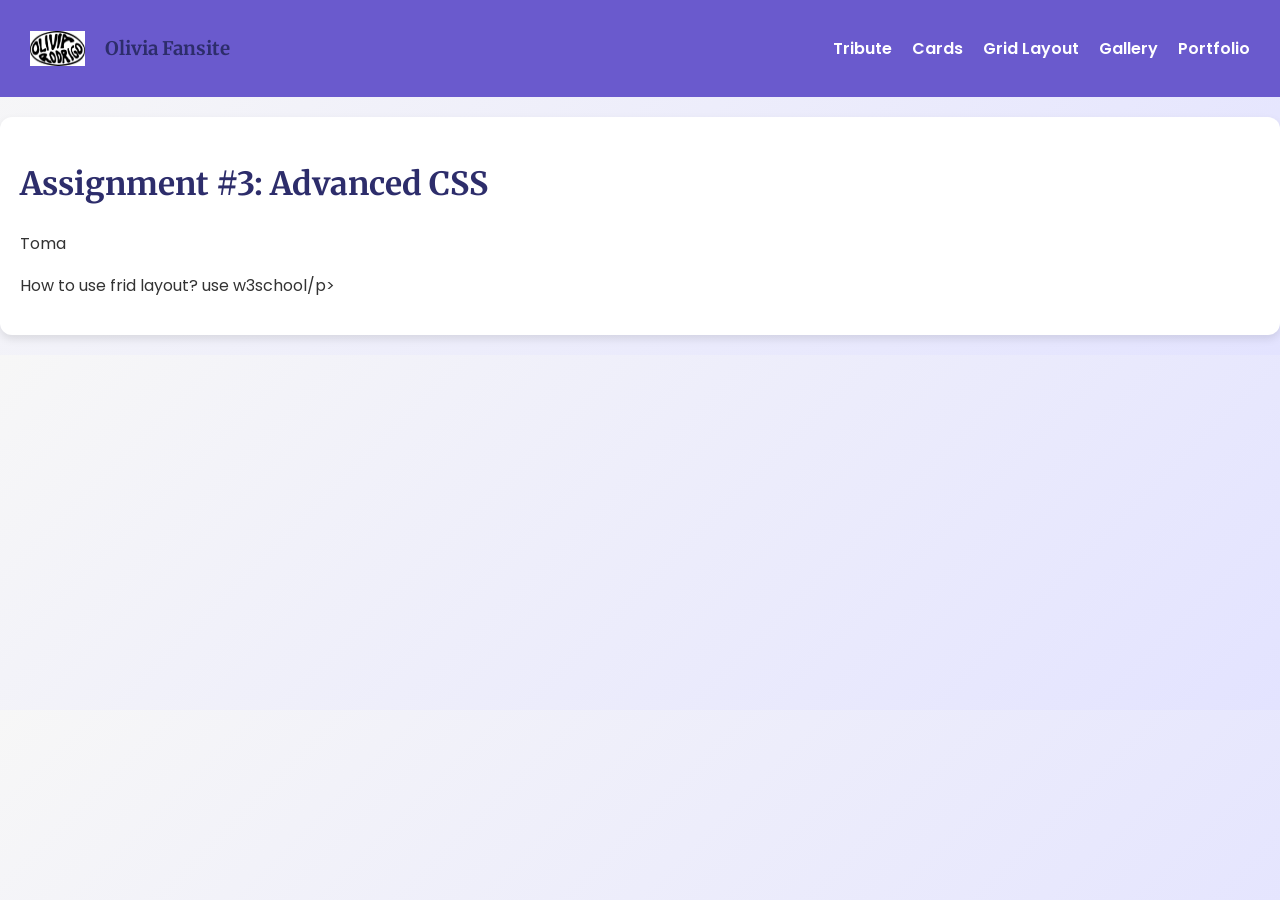
<file: index.html>
<!DOCTYPE html>
<html lang="en">
<head>
  <meta charset="UTF-8">
  <meta name="viewport" content="width=device-width, initial-scale=1.0">
  <title>Assignment 3 - Flexbox & Grid</title>
  <link rel="stylesheet" href="styles.css">
  <link href="https://fonts.googleapis.com/css2?family=Poppins:wght@400;600&family=Merriweather:wght@400;700&display=swap" rel="stylesheet">
</head>
<body>


  <header class="navbar">
    
    <div class="logo"> <img src="images.png" alt="">
        <h3>Olivia Fansite</h3>
        </div>
    <nav class="nav-links">
      <a href="tribute.html">Tribute</a>
      <a href="cards.html">Cards</a>
      <a href="grid-layout.html">Grid Layout</a>
      <a href="gallery.html">Gallery</a>
      <a href="portfolio.html">Portfolio</a>
    </nav>
  </header>

  <main class="intro">
    <h1>Assignment #3: Advanced CSS</h1>
    <p>Toma </p>
    <p>How to use frid layout? use w3school/p>
  </main>

</body>
</html>
</file>
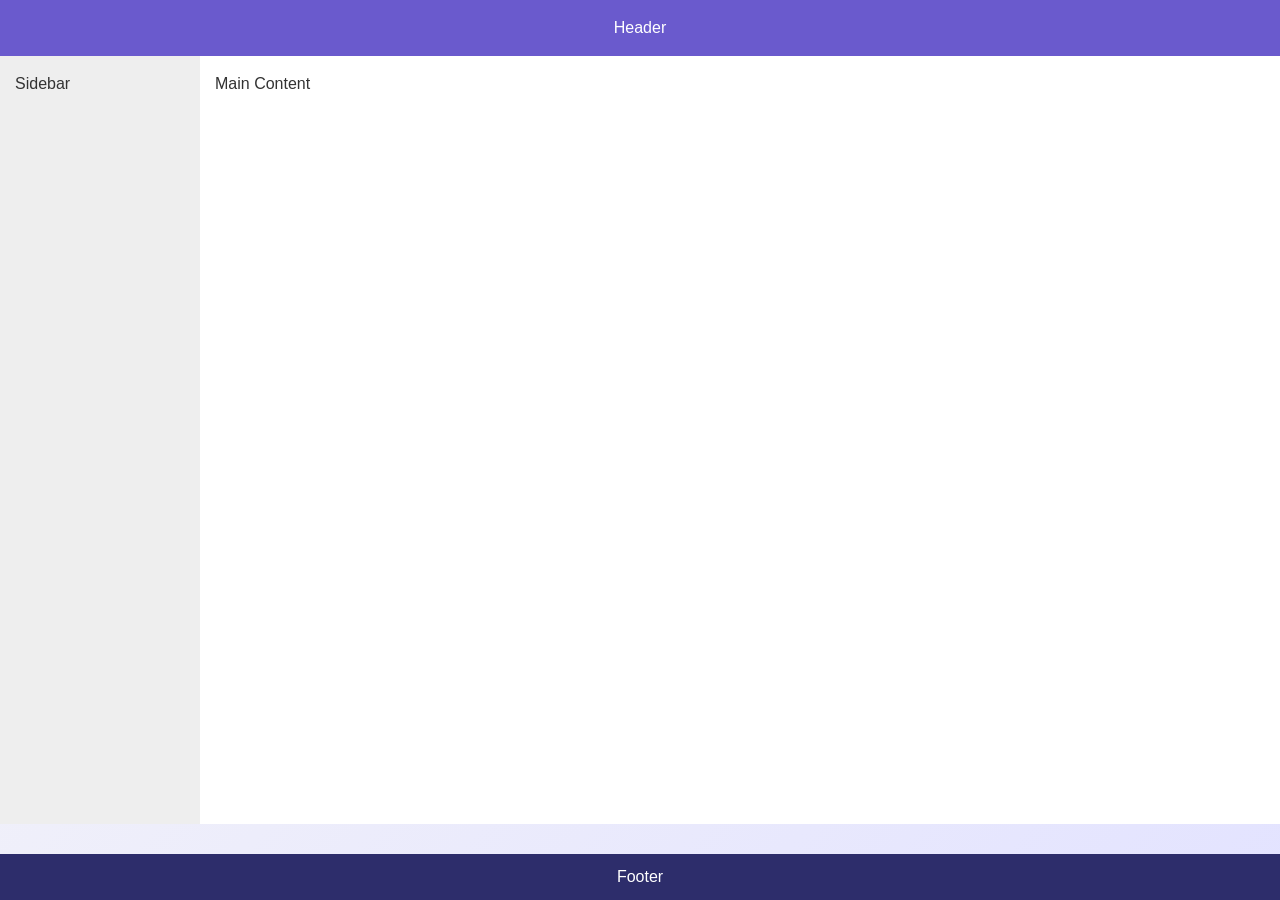
<file: grid-layout.html>
<!DOCTYPE html>
<html lang="en">
<head>
  <meta charset="UTF-8">
  <meta name="viewport" content="width=device-width, initial-scale=1.0">
  <title>Grid Layout</title>
  <link rel="stylesheet" href="styles.css">
</head>
<body>
  <div class="grid-layout">
    <header class="grid-header">Header</header>
    <aside class="grid-sidebar">Sidebar</aside>
    <main class="grid-main">Main Content</main>
    <footer class="grid-footer">Footer</footer>
  </div>
</body>
</html>
</file>
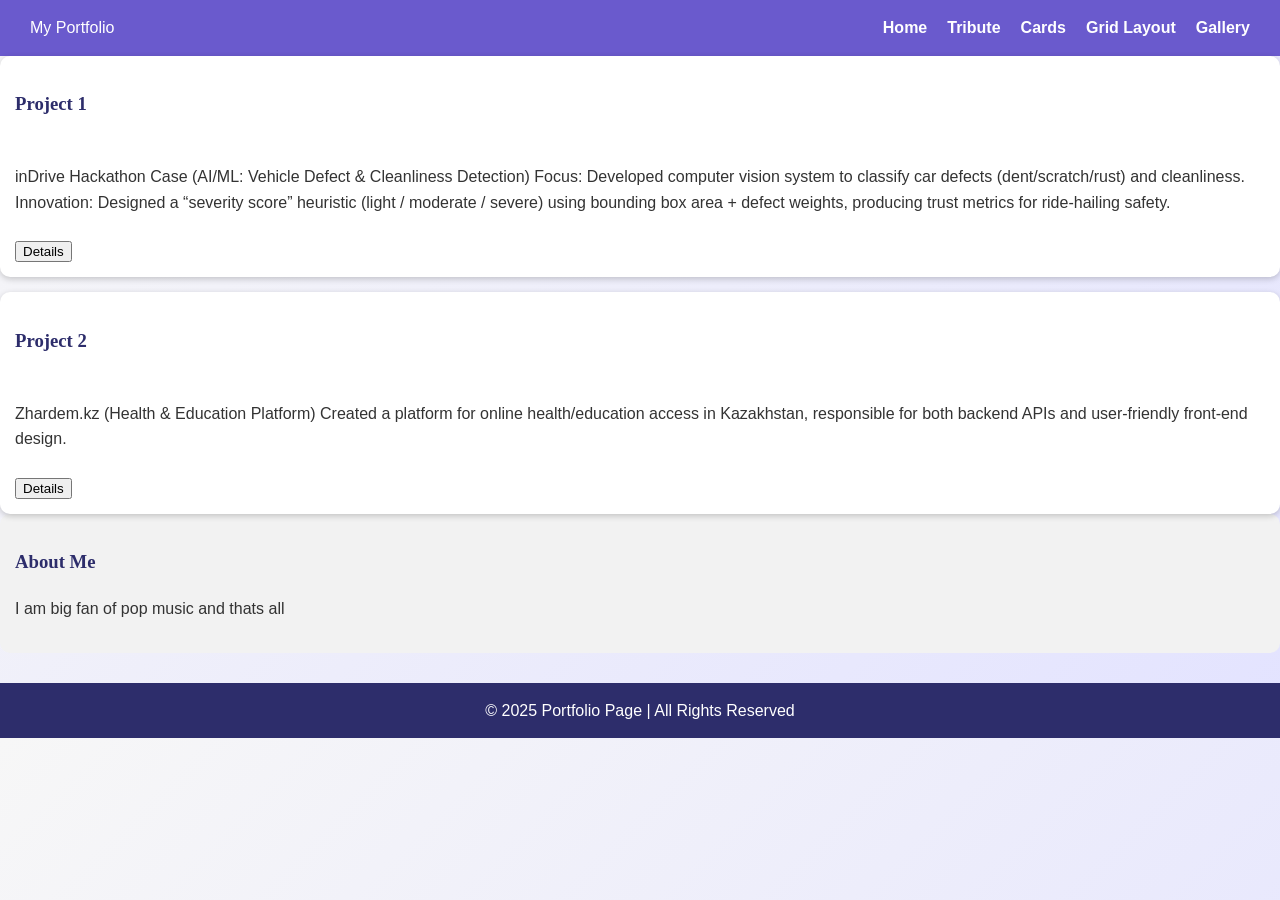
<file: portfolio.html>
<!DOCTYPE html>
<html lang="en">
<head>
  <meta charset="UTF-8">
  <meta name="viewport" content="width=device-width, initial-scale=1.0">
  <title>Portfolio</title>
  <link rel="stylesheet" href="styles.css">
</head>
<body>
  <header class="navbar">
    <div class="logo">My Portfolio</div>
    <nav class="nav-links">
      <a href="index.html">Home</a>
      <a href="tribute.html">Tribute</a>
      <a href="cards.html">Cards</a>
      <a href="grid-layout.html">Grid Layout</a>
      <a href="gallery.html">Gallery</a>
    </nav>
  </header>

  <div class="portfolio-grid">
    <section class="projects">
      <div class="project-card">
        <h3>Project 1</h3>
        <p>inDrive Hackathon Case (AI/ML: Vehicle Defect & Cleanliness Detection)
          Focus: Developed computer vision system to classify car defects (dent/scratch/rust) and cleanliness.

Innovation: Designed a “severity score” heuristic (light / moderate / severe) using bounding box area + defect weights, producing trust metrics for ride-hailing safety.
        </p>
        <button>Details</button>
      </div>
      <div class="project-card">
        <h3>Project 2</h3>
        <p>Zhardem.kz (Health & Education Platform) Created a platform for online health/education access in Kazakhstan, responsible for both backend APIs and user-friendly front-end design.</p>
        <button>Details</button>
      </div>
    </section>

    <aside class="portfolio-sidebar">
      <h3>About Me</h3>
      <p>I am big fan of pop music and thats all</p>
    </aside>
  </div>

  <footer class="portfolio-footer">
    © 2025 Portfolio Page | All Rights Reserved
  </footer>
</body>
</html>
</file>
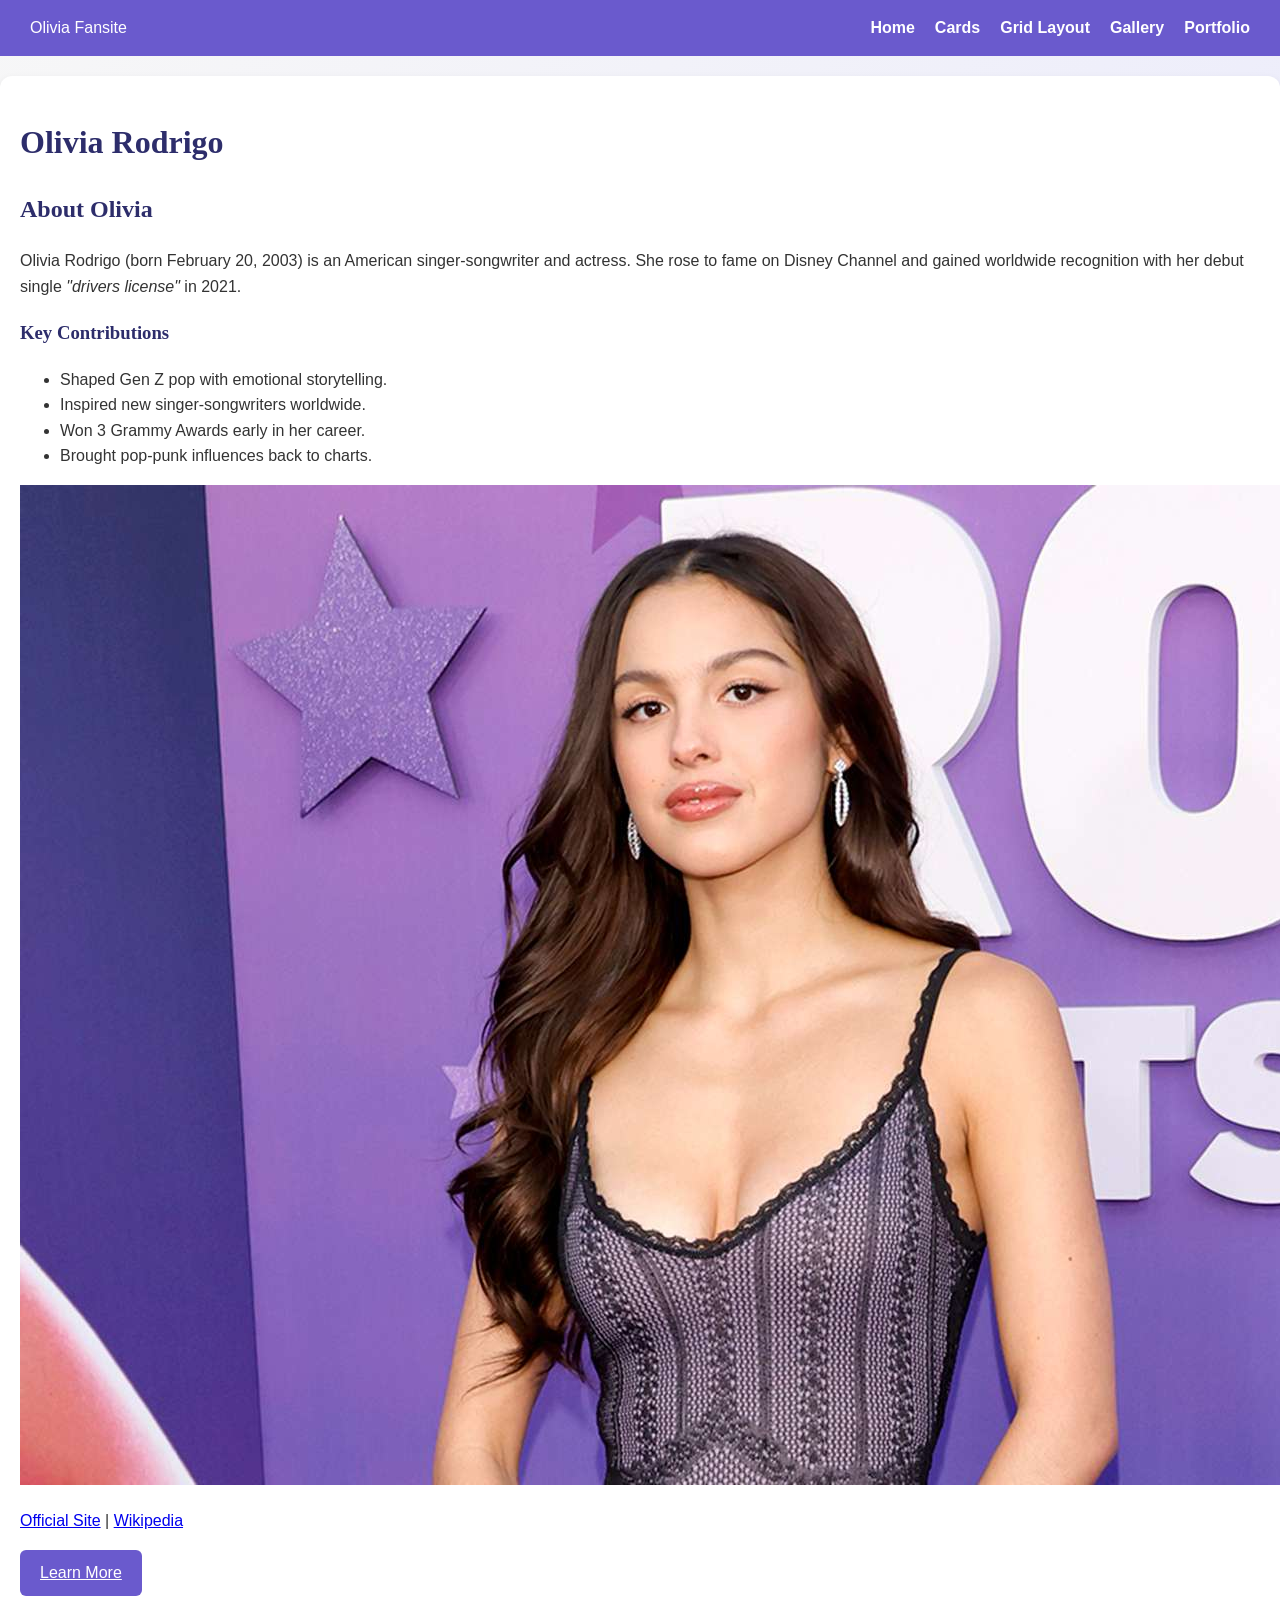
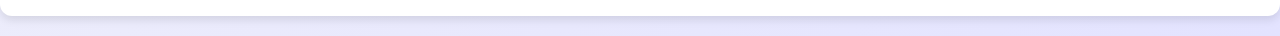
<file: tribute.html>
<!DOCTYPE html>
<html lang="en">
<head>
  <meta charset="UTF-8">
  <meta name="viewport" content="width=device-width, initial-scale=1.0">
  <title>Tribute Page</title>
  <link rel="stylesheet" href="styles.css">
</head>
<body>
  <header class="navbar">
    <div class="logo">Olivia Fansite</div>
    <nav class="nav-links">
      <a href="index.html">Home</a>
      <a href="cards.html">Cards</a>
      <a href="grid-layout.html">Grid Layout</a>
      <a href="gallery.html">Gallery</a>
      <a href="portfolio.html">Portfolio</a>
    </nav>
  </header>

  <div class="intro">
    <h1>Olivia Rodrigo</h1>
    <h2>About Olivia</h2>
    <p>
      Olivia Rodrigo (born February 20, 2003) is an American singer-songwriter
      and actress. She rose to fame on Disney Channel and gained worldwide
      recognition with her debut single <em>"drivers license"</em> in 2021.
    </p>

    <h3>Key Contributions</h3>
    <ul>
      <li>Shaped Gen Z pop with emotional storytelling.</li>
      <li>Inspired new singer-songwriters worldwide.</li>
      <li>Won 3 Grammy Awards early in her career.</li>
      <li>Brought pop-punk influences back to charts.</li>
    </ul>

    <img src="olivio.jpg" alt="Olivia Rodrigo">
    <p>
      <a href="https://www.oliviarodrigo.com" target="_blank">Official Site</a> |
      <a href="https://en.wikipedia.org/wiki/Olivia_Rodrigo" target="_blank">Wikipedia</a>
    </p>
    <a href="https://en.wikipedia.org/wiki/Olivia_Rodrigo" class="btn" target="_blank">Learn More</a>
  </div>

</body>
</html>
</file>
<file: styles.css>
/* Global */
body {
  margin: 0;
  font-family: 'Poppins', sans-serif;
  background: linear-gradient(135deg, #f7f7f7, #e3e3ff);
  color: #333;
  line-height: 1.6;
}
h1, h2, h3 {
  font-family: 'Merriweather', serif;
  color: #2d2d6b;
}
p { font-size: 1rem; }

.logo{
    display: flex;
    flex-direction: row;
    gap: 20px;
    justify-content: center;
    align-items: center;
}

.logo img{
    width: 55px;
    height: 35px;
}

.intro{
    max-width: auto;
  margin: 20px auto;
  padding: 20px;
  background: white;
  border-radius: 12px;
  box-shadow: 0 4px 8px rgba(0,0,0,0.1);
}
.navbar {
  display: flex;
  justify-content: space-between;
  align-items: center;
  background-color: #6a5acd;
  color: white;
  padding: 15px 30px;
}
.nav-links {
  display: flex;
  gap: 20px;
}
.nav-links a {
  color: white;
  text-decoration: none;
  font-weight: 600;
}
.nav-links a:hover { text-decoration: underline; }


/* Content */
.content {
  max-width: 900px;
  margin: 20px auto;
  padding: 20px;
  background: white;
  border-radius: 12px;
  box-shadow: 0 4px 8px rgba(0,0,0,0.1);
}

/* Flexbox Cards */
.card-row {
  display: flex;
  justify-content: center;
  gap: 20px;
  padding: 20px;
}
.card {
  flex: 1;
  max-width: 300px;
  background: white;
  padding: 15px;
  border-radius: 10px;
  box-shadow: 0 2px 6px rgba(0,0,0,0.2);
  text-align: center;
  transition: transform 0.3s, box-shadow 0.3s;
}
.card:hover {
  transform: scale(1.05);
  box-shadow: 0 6px 12px rgba(0,0,0,0.3);
}
.card img {
  max-width: 100%;
  border-radius: 8px;
}

.grid-layout {
  display: grid;
  grid-template-areas:
    "header header"
    "sidebar main"
    "footer footer";
  grid-template-columns: 200px 1fr;
  grid-template-rows: auto 1fr auto;
  min-height: 100vh;
}
.grid-header { grid-area: header; background: #6a5acd; color: white; padding: 15px; text-align: center; }
.grid-sidebar { grid-area: sidebar; background: #eee; padding: 15px; }
.grid-main { grid-area: main; background: #fff; padding: 15px; }
.grid-footer { grid-area: footer; background: #2d2d6b; color: white; text-align: center; padding: 10px; }


.gallery {
  display: grid;
  grid-template-columns: repeat(3, 1fr);
  gap: 15px;
  padding: 20px;
}
.gallery img {
  width: 100%;
  border-radius: 8px;
  transition: transform 0.3s;
}
.gallery img:hover { transform: scale(1.1); }


.portfolio-layout {
  display: grid;
  grid-template-columns: 2fr 1fr;
  gap: 20px;
  padding: 20px;
}
.projects { display: grid; gap: 15px; }
.project-card {
  background: white;
  padding: 15px;
  border-radius: 10px;
  box-shadow: 0 2px 6px rgba(0,0,0,0.2);
  display: flex;
  flex-direction: column;
  gap: 10px;
}
.project-card button { align-self: start; }
.portfolio-sidebar {
  background: #f2f2f2;
  padding: 15px;
  border-radius: 10px;
}


.btn {
  display: inline-block;
  padding: 10px 20px;
  background: #6a5acd;
  color: white;
  border-radius: 6px;
  transition: 0.3s;
  border: none;
  cursor: pointer;
}
.btn:hover { background: #483d8b; }


footer {
  text-align: center;
  padding: 15px;
  background: #2d2d6b;
  color: white;
  margin-top: 30px;
}
</file>
